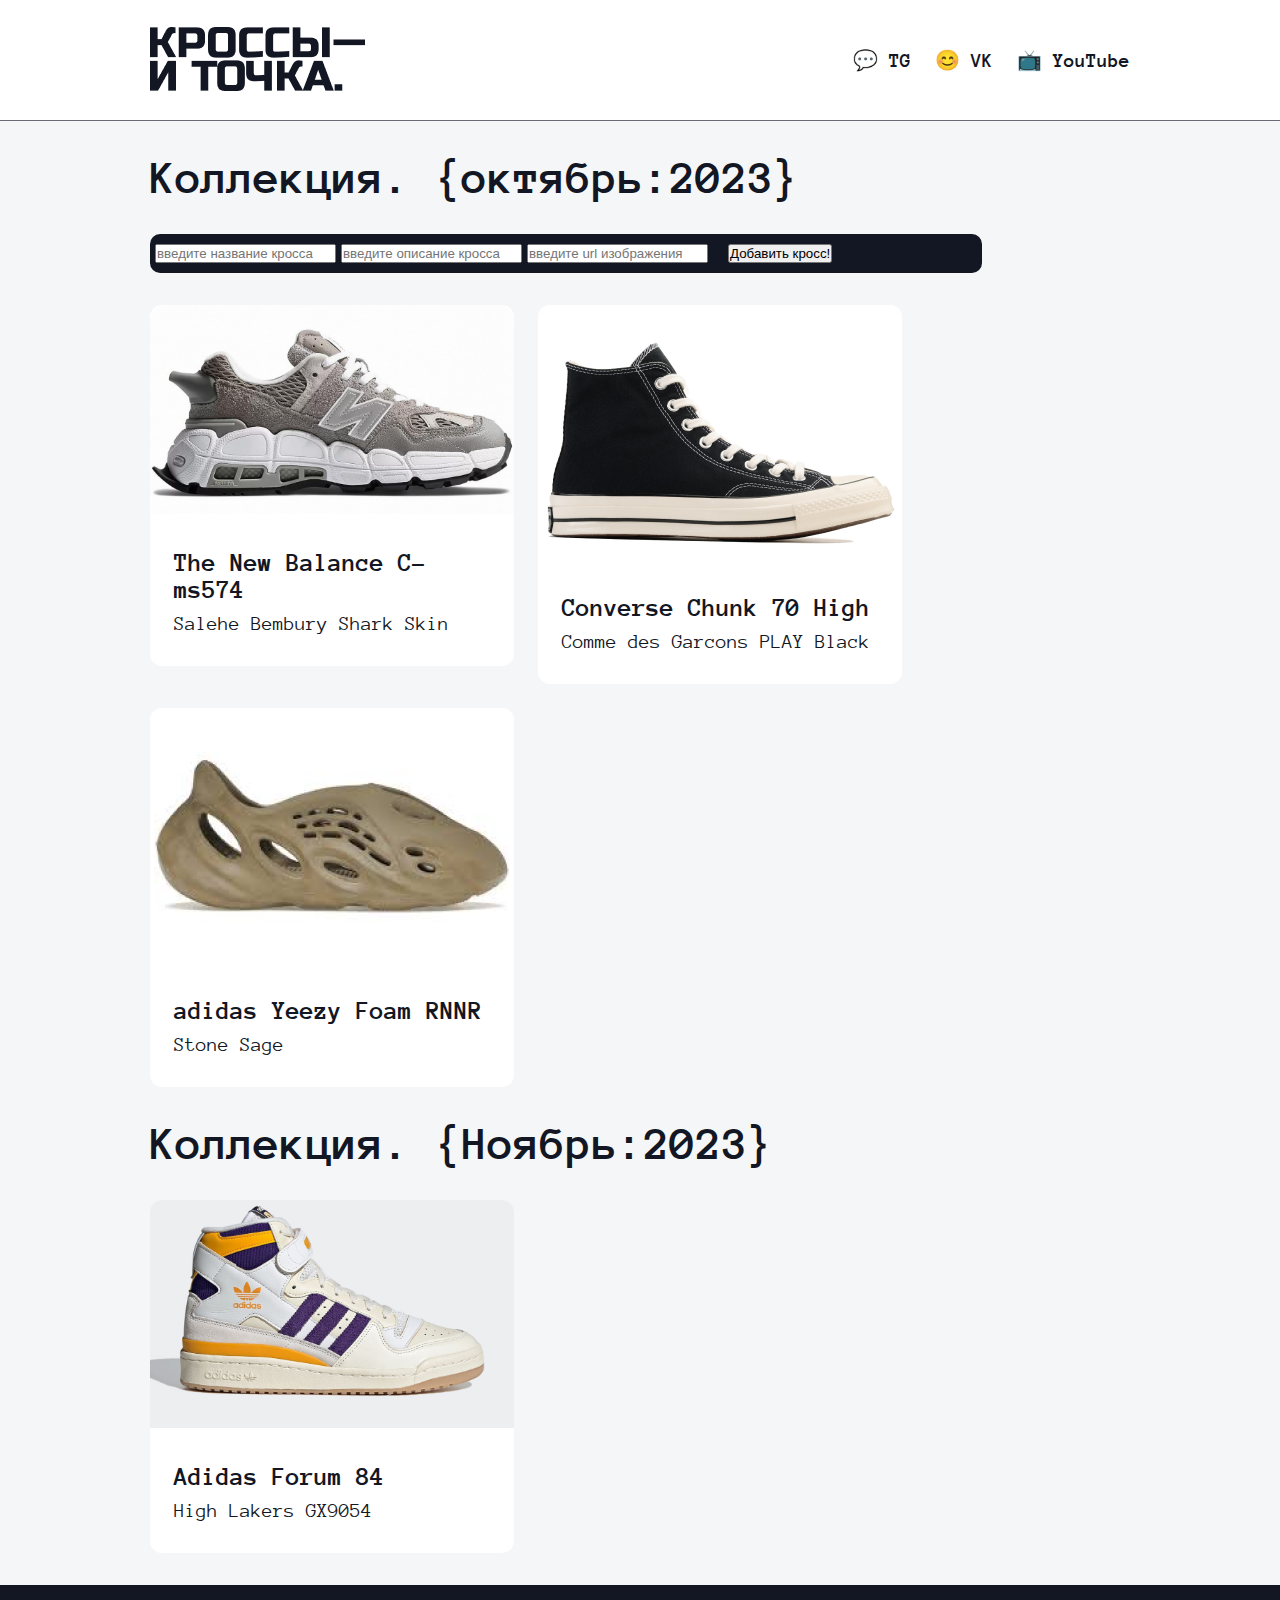
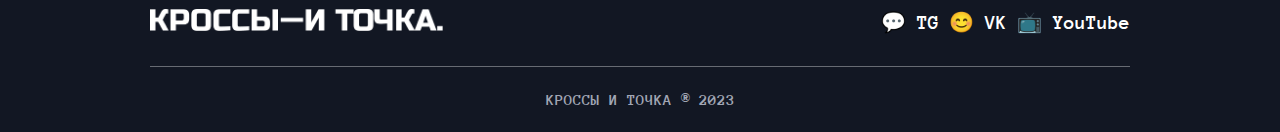
<file: Index.html>
<!-- Сайт по тягам -->
<!DOCTYPE html>
<html lang="RU">
    <head>
        <meta charset="UTF-8">
        <meta name="viewport" content="width=device-width, initial-scale=1.0" />
        <link rel="stylesheet" href="style.css">
    </head>

    <body>

        <header class="header">
            <div class="container header__container">
                <li>
                    <a href="index.html">
                        <img src="DarkLogo.png" alt="logo">
                    </a>
                </li>
                <div class="right__side__header">
                    <div class="links">
                        <ul class="links_ul">
                            <li>
                                <a href="https://t.me/gracefulDeer">💬 TG</a>                    
                            </li>
                            <li>
                                <a href="https://vk.com/gracefuldeer">😊 VK</a>
                            </li>
                            <li>
                                <a href="https://www.youtube.com/channel/UCjGvmzpHbd8Qsb2EIKTJWJg">📺 YouTube</a>
                            </li>
                            
                        </ul>
                    </div>            
                </div>
            </div>
        </header>

        <main>
            <div class="container main__container">
                <h1>Коллекция. {октябрь:2023}</h1>
                <div class="Input_container container">
                    <div class="Input_windows">
                        <div class="Input_window">
                            <input type="text" id="crossName" class="crossName" placeholder="введите название кросса">
                        </div>
                        <div class="Input_window">
                            <input type="text" id="crossDescription" class="crossDescription" placeholder="введите описание кросса">
                        </div>
                        <div class="Input_window">
                            <input type="text" id="crossImage" class="crossImage" placeholder="введите url изображения">
                        </div>
                    </div>
                    <div class="Input_button">
                        <button id="addButton" class="addButton">Добавить кросс!</button>
                    </div>
                </div>
                <div class="sneakers" id="sneakers">
                </div>
                <h1>Коллекция. {Ноябрь:2023}</h1>
                <div class="sneakers">
                    <a href="Cross_n_4.html">
                        <div class="sneaker sneaker_animation">
                            <img src="adidas-Forum-84-High-Lakers-GX9054.jpg" class="sneaker__image" alt="none">
                            <div class="sneaker__info">
                                <div class="sneaker__title">
                                    Adidas Forum 84
                                </div>
                                <div class="sneaker__description">
                                    High Lakers GX9054
                                </div>
                            </div>
                        </div>
                    </a>
                </div>
            </div>
        </main>
        <footer class="footer">
            <div class="container footer__container">
                <div class="footer__top">
                    <li>
                        <a href="index.html">
                            <img src="White logo.png" class="logo__footer">
                        </a>
                    </li>
                    <div class="links">
                        <ul class="links__footer">
                            <li>
                                <a href="https://t.me/gracefulDeer">💬 TG</a>                    
                            </li>
                            <li>
                                <a href="https://vk.com/gracefuldeer">😊 VK</a>
                            </li>
                            <li>
                                <a href="https://www.youtube.com/channel/UCjGvmzpHbd8Qsb2EIKTJWJg">📺 YouTube</a>
                            </li>
                        </ul>
                    </div>
                </div>
                <div class="footer__bottom">
                    <div class="bottom__line"></div>
                    <div class="bottom__text">
                        КРОССЫ И ТОЧКА ® 2023
                    </div>
                </div>
            </div>
        </footer>
        <script src="script.js"></script>
    </body>
</html>
</file>
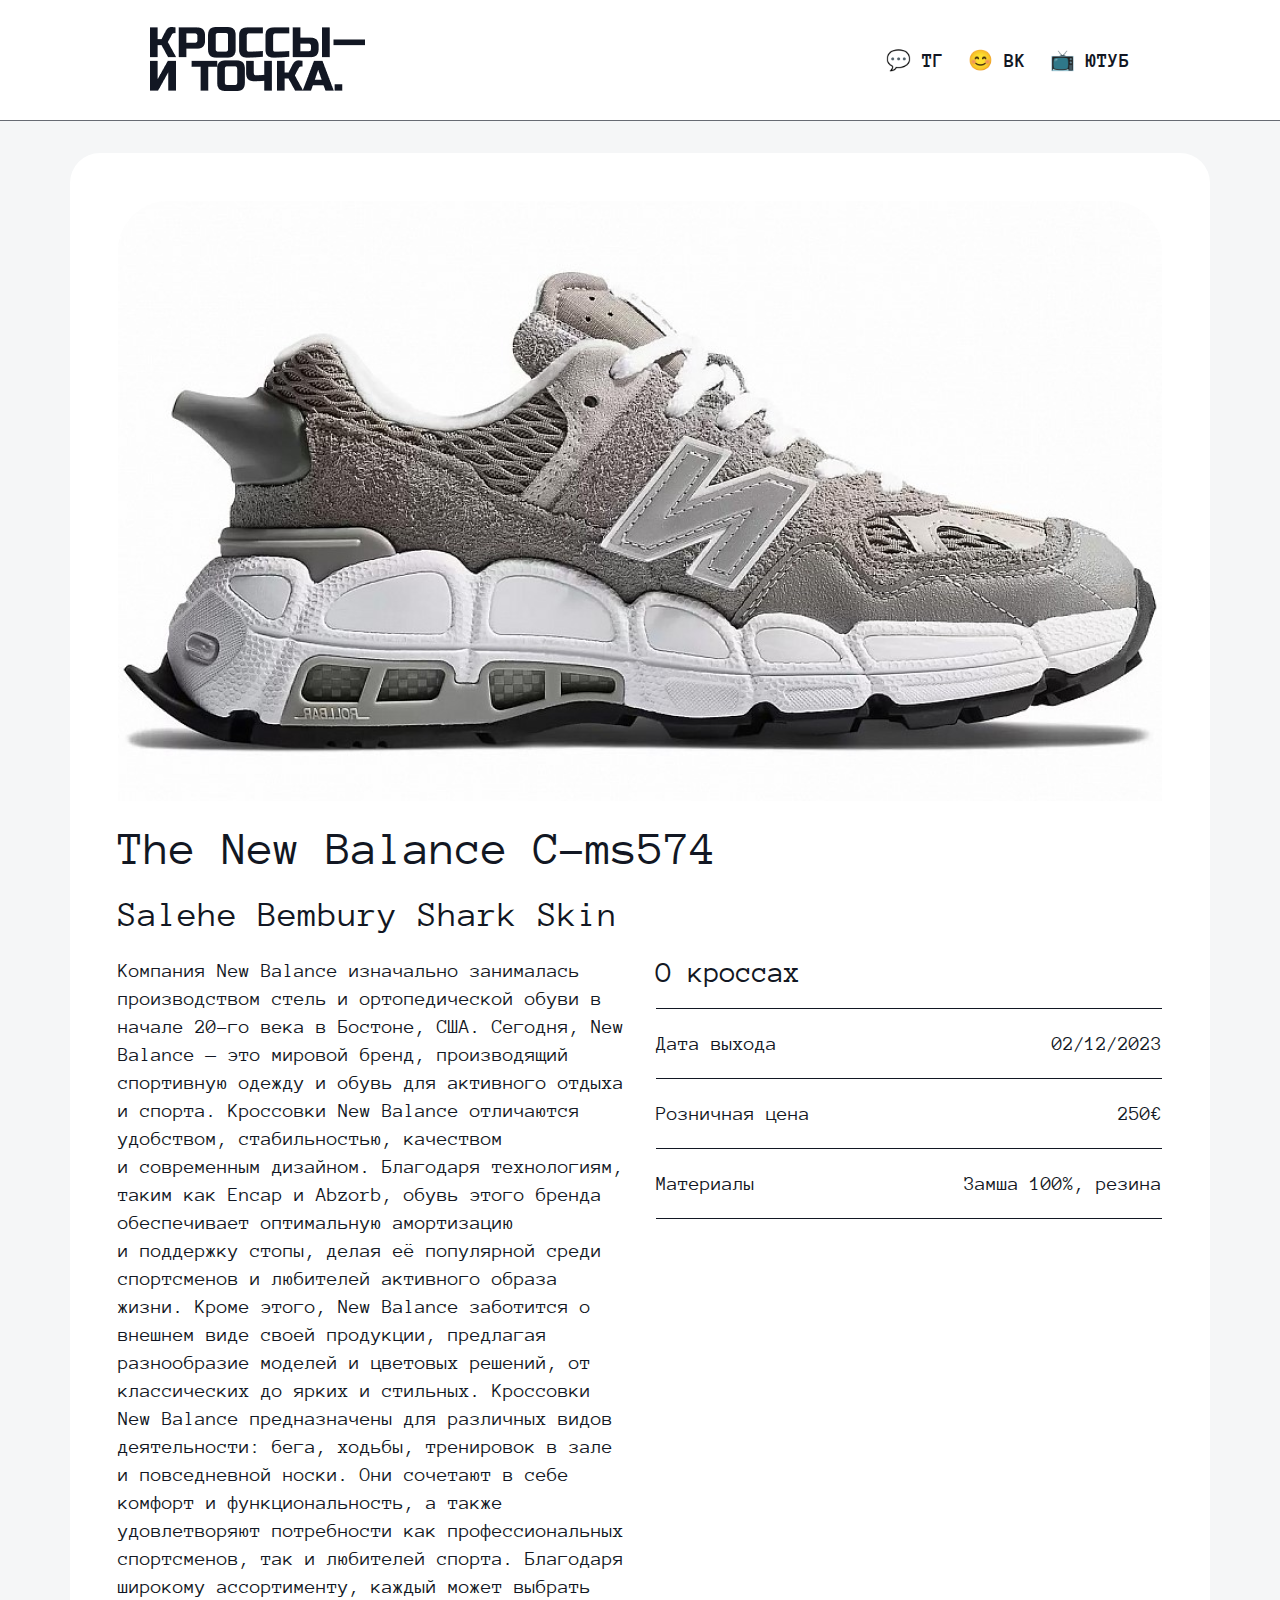
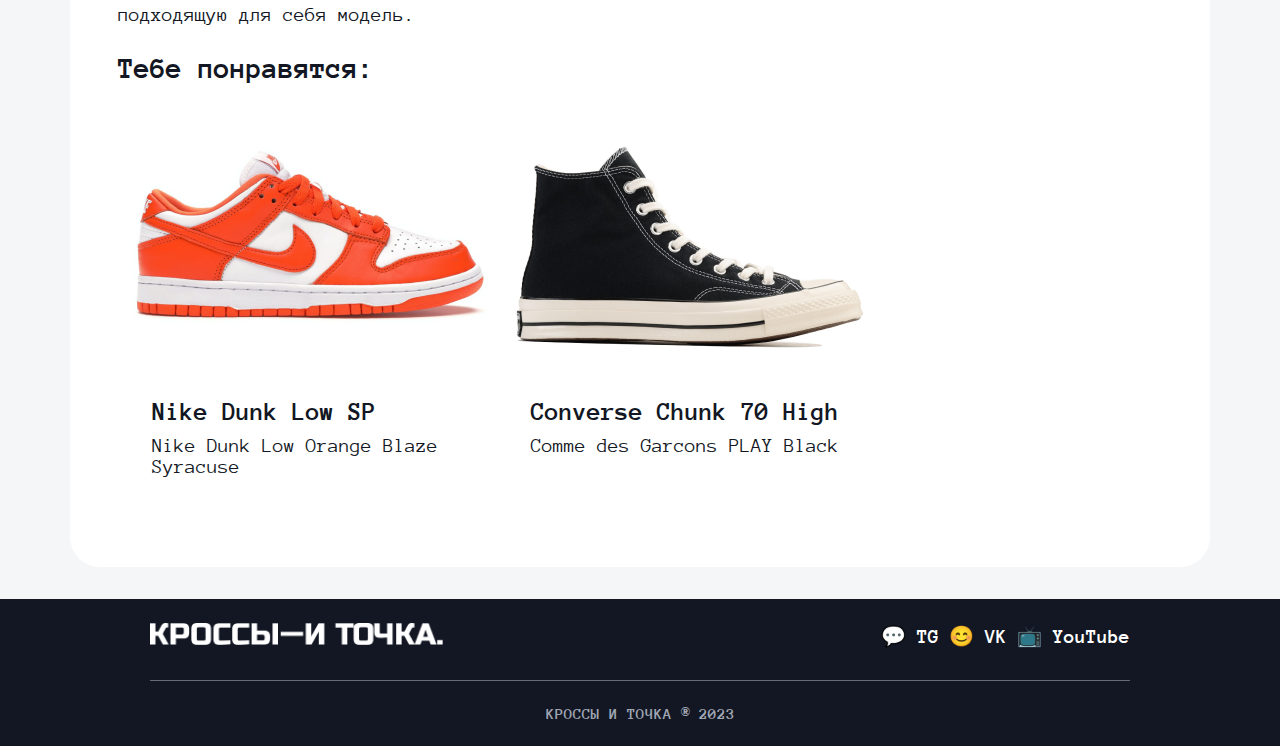
<file: Cross_n_1.html>
<!DOCTYPE html>
<html lang="RU">
    <head>
        <meta charset="UTF-8">
        <meta name="viewport" content="width=device-width, initial-scale=1.0" />
        <link rel="stylesheet" href="style_for_cross_page.css">
    </head>

    <body>
        <header class="header">
            <div class="container header__container">
                <li>
                    <a href="index.html">
                        <img src="DarkLogo.png" alt="logo">
                    </a>
                </li>
                <div class="right__side__header">
                    <div class="links">
                        <ul class="links_ul">
                            <li>
                                <a href="https://t.me/gracefulDeer">💬 ТГ</a>                    
                            </li>
                            <li>
                                <a href="https://vk.com/gracefuldeer">😊 ВК</a>
                            </li>
                            <li>
                                <a href="https://www.youtube.com/channel/UCjGvmzpHbd8Qsb2EIKTJWJg">📺 ЮТУБ</a>
                            </li>
                            
                        </ul>
                    </div>
                </div>
            </div>
        </header>
        <main>
            <div class="container main__container">
                <div class="sneaker__big">
                    <img src="sneaker-big__img_NB_C_MS_574.png" class="cross_img" alt="New Balance">
                    <div class="sneaker-big__info">
                        <div class="sneaker-big__title">The New Balance C-ms574</div>
                        <div class="sneaker-big__subtitle">Salehe Bembury Shark Skin</div>
                        <div class="additional__info">
                            <div class="sneaker-big__text">Компания New Balance изначально занималась производством стель и ортопедической обуви в начале
                                20-го века в Бостоне, США. Сегодня, New Balance — это мировой бренд, производящий спортивную одежду и обувь для активного отдыха и спорта. Кроссовки New Balance отличаются удобством, стабильностью, качеством и современным дизайном.
                                
                                Благодаря технологиям, таким как Encap и Abzorb, обувь этого бренда обеспечивает оптимальную амортизацию и поддержку стопы, делая её популярной среди спортсменов и любителей активного образа жизни. Кроме этого, New Balance заботится о внешнем виде своей продукции, предлагая разнообразие моделей и цветовых решений, от классических до ярких и стильных.
                                
                                Кроссовки New Balance предназначены для различных видов деятельности: бега, ходьбы, тренировок в зале и повседневной носки. Они сочетают в себе комфорт и функциональность, а также удовлетворяют потребности как профессиональных спортсменов, так и любителей спорта. Благодаря широкому ассортименту, каждый может выбрать подходящую для себя модель.</div>
                            <div class="sneaker-big__paramethers">
                                <div class="sneaker__big-paramethers-header">
                                    <div class="sneaker-big__paramethers-title">О кроссах</div>
                                    <div class="sneaker-big__parameters-line"></div>    <!--underline, keep empty-->
                                </div>
                                <div class="sneaker-big__parameter">
                                    <div class="sneaker-big__parameter-info">
                                        <div class="sneaker-big__parameter-title">Дата выхода</div>
                                        <div class="sneaker-big__parameter-value">02/12/2023</div>
                                    </div>
                                    <div class="sneaker-big__parameters-line"></div>    <!--underline, keep empty-->
                                </div>
                                <div class="sneaker-big__parameter">
                                    <div class="sneaker-big__parameter-info">
                                        <div class="sneaker-big__parameter-title">Розничная цена</div>
                                        <div class="sneaker-big__parameter-value">250€</div>
                                    </div>
                                    <div class="sneaker-big__parameters-line"></div>    <!--underline, keep empty-->
                                </div>
                                <div class="sneaker-big__parameter">
                                    <div class="sneaker-big__parameter-info">
                                        <div class="sneaker-big__parameter-title">Материалы</div>
                                        <div class="sneaker-big__parameter-value">Замша 100%, резина</div>
                                    </div>
                                    <div class="sneaker-big__parameters-line"></div>    <!--underline, keep empty-->
                                </div>
                            </div>
                        </div>
                    </div>
                    <div class="You__will__like__it__container">
                        <div class="You__will__like__it__text"> Тебе понравятся: </div>
                        <div class="You__will__like__it__container__selection">
                            <a href="Cross_n_2.html">
                                <div class="sneaker sneaker_animation">
                                    <img src="Nike Dunk Low SP.png" class="sneaker__image" alt="none">
                                    <div class="sneaker__info">
                                        <div class="sneaker__title">
                                            Nike Dunk Low SP
                                        </div>
                                        <div class="sneaker__description">
                                            Nike Dunk Low Orange Blaze Syracuse
                                        </div>
                                    </div>
                                </div>
                            </a>
                            <a href="Cross_n_3.html">
                                <div class="sneaker sneaker_animation">
                                    <img src="Converse Chuck 70 High.png" class="sneaker__image" alt="none">
                                    <div class="sneaker__info">
                                        <div class="sneaker__title">
                                            Converse Chunk 70 High
                                        </div>
                                        <div class="sneaker__description">
                                            Comme des Garcons PLAY Black
                                        </div>
                                    </div>
                                </div>
                            </a>
                        </div>
                    </div>
                </div>
            </div>
        </main>
        <footer class="footer">
            <div class="container footer__container">
                <div class="footer__top">
                    <li>
                        <a href="index.html">
                            <img src="White logo.png" class="logo__footer">
                        </a>
                    </li>
                    <div class="links">
                        <ul class="links__footer">
                            <li>
                                <a href="https://t.me/gracefulDeer">💬 TG</a>                    
                            </li>
                            <li>
                                <a href="https://vk.com/gracefuldeer">😊 VK</a>
                            </li>
                            <li>
                                <a href="https://www.youtube.com/channel/UCjGvmzpHbd8Qsb2EIKTJWJg">📺 YouTube</a>
                            </li>
                        </ul>
                    </div>
                </div>
                <div class="footer__bottom">
                    <div class="bottom__line"></div>
                    <div class="bottom__text">
                        КРОССЫ И ТОЧКА ® 2023
                    </div>
                </div>
            </div>
        </footer>
    </body>
</html>
</file>
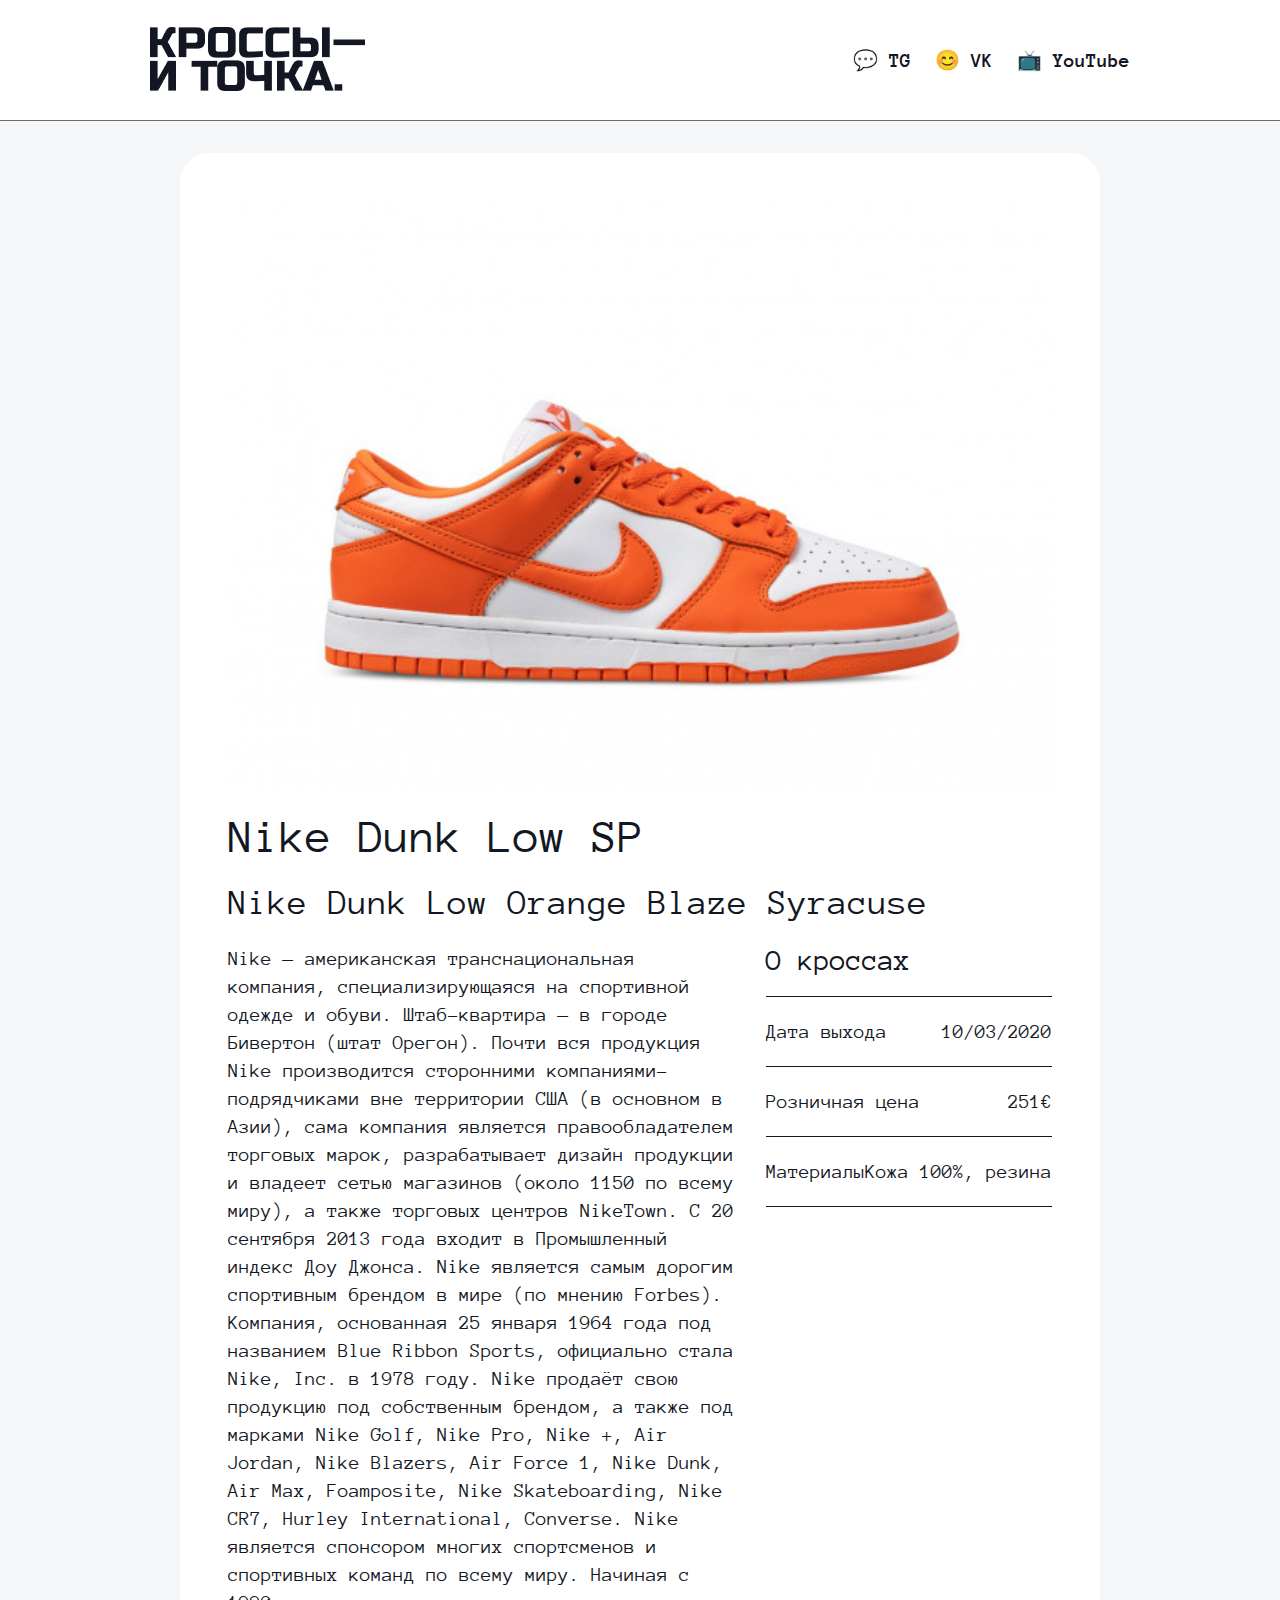
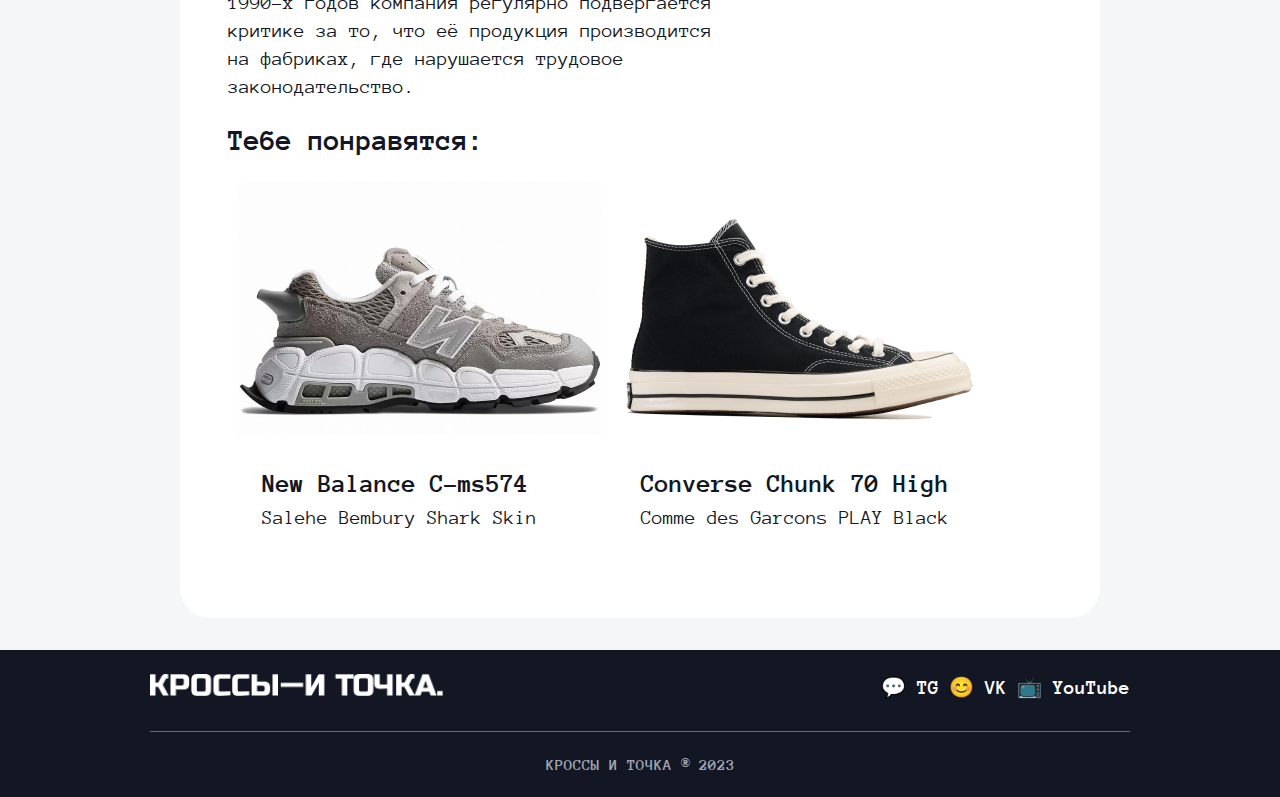
<file: Cross_n_2.html>
<!DOCTYPE html>
<html lang="RU">
    <head>
        <meta charset="UTF-8">
        <meta name="viewport" content="width=device-width, initial-scale=1.0" />
        <link rel="stylesheet" href="style_for_cross_page.css">
    </head>

    <body>
        <header class="header">
            <div class="container header__container">
                <li>
                    <a href="index.html">
                        <img src="DarkLogo.png" alt="logo">
                    </a>
                </li>
                <div class="right__side__header">
                    <div class="links">
                        <ul class="links_ul">
                            <li>
                                <a href="https://t.me/gracefulDeer">💬 TG</a>                    
                            </li>
                            <li>
                                <a href="https://vk.com/gracefuldeer">😊 VK</a>
                            </li>
                            <li>
                                <a href="https://www.youtube.com/channel/UCjGvmzpHbd8Qsb2EIKTJWJg">📺 YouTube</a>
                            </li>
                            
                        </ul>
                    </div> 
                </div>
            </div>
        </header>
        <main>
            <div class="container main__container">
                <div class="sneaker__big">
                    <img src="Nike Dunk_preview.png" class="cross_img" alt="New Balance">
                    <div class="sneaker-big__info">
                        <div class="sneaker-big__title">Nike Dunk Low SP</div>
                        <div class="sneaker-big__subtitle">Nike Dunk Low Orange Blaze Syracuse</div>
                        <div class="additional__info">
                            <div class="sneaker-big__text">Nike — американская транснациональная компания, специализирующаяся на спортивной одежде и обуви. Штаб-квартира — в городе Бивертон (штат Орегон).

                                Почти вся продукция Nike производится сторонними компаниями-подрядчиками вне территории США (в основном в Азии), сама компания является правообладателем торговых марок, разрабатывает дизайн продукции и владеет сетью магазинов (около 1150 по всему миру), а также торговых центров NikeTown. С 20 сентября 2013 года входит в Промышленный индекс Доу Джонса. Nike является самым дорогим спортивным брендом в мире (по мнению Forbes).
                                
                                Компания, основанная 25 января 1964 года под названием Blue Ribbon Sports, официально стала Nike, Inc. в 1978 году. Nike продаёт свою продукцию под собственным брендом, а также под марками Nike Golf, Nike Pro, Nike +, Air Jordan, Nike Blazers, Air Force 1, Nike Dunk, Air Max, Foamposite, Nike Skateboarding, Nike CR7, Hurley International, Converse. Nike является спонсором многих спортсменов и спортивных команд по всему миру. Начиная с 1990-х годов компания регулярно подвергается критике за то, что её продукция производится на фабриках, где нарушается трудовое законодательство.</div>
                            <div class="sneaker-big__paramethers">
                                <div class="sneaker__big-paramethers-header">
                                    <div class="sneaker-big__paramethers-title">О кроссах</div>
                                    <div class="sneaker-big__parameters-line"></div>    <!--underline, keep empty-->
                                </div>
                                <div class="sneaker-big__parameter">
                                    <div class="sneaker-big__parameter-info">
                                        <div class="sneaker-big__parameter-title">Дата выхода</div>
                                        <div class="sneaker-big__parameter-value">10/03/2020</div>
                                    </div>
                                    <div class="sneaker-big__parameters-line"></div>    <!--underline, keep empty-->
                                </div>
                                <div class="sneaker-big__parameter">
                                    <div class="sneaker-big__parameter-info">
                                        <div class="sneaker-big__parameter-title">Розничная цена</div>
                                        <div class="sneaker-big__parameter-value">251€</div>
                                    </div>
                                    <div class="sneaker-big__parameters-line"></div>    <!--underline, keep empty-->
                                </div>
                                <div class="sneaker-big__parameter">
                                    <div class="sneaker-big__parameter-info">
                                        <div class="sneaker-big__parameter-title">Материалы</div>
                                        <div class="sneaker-big__parameter-value">Кожа 100%, резина</div>
                                    </div>
                                    <div class="sneaker-big__parameters-line"></div>    <!--underline, keep empty-->
                                </div>
                            </div>
                        </div>
                    </div>
                    <div class="You__will__like__it__container">
                        <div class="You__will__like__it__text"> Тебе понравятся: </div>
                        <div class="You__will__like__it__container__selection">
                            <a href="Cross_n_1.html">
                                <div class="sneaker sneaker_animation">
                                    <img src="New Balance C-ms574.png" class="sneaker__image" alt="none">
                                    <div class="sneaker__info">
                                        <div class="sneaker__title">
                                            New Balance C-ms574
                                        </div>
                                        <div class="sneaker__description">
                                            Salehe Bembury Shark Skin
                                        </div>
                                    </div>
                                </div>
                            </a>
                            <a href="Cross_n_3.html">
                                <div class="sneaker sneaker_animation">
                                    <img src="Converse Chuck 70 High.png" class="sneaker__image" alt="none">
                                    <div class="sneaker__info">
                                        <div class="sneaker__title">
                                            Converse Chunk 70 High
                                        </div>
                                        <div class="sneaker__description">
                                            Comme des Garcons PLAY Black
                                        </div>
                                    </div>
                                </div>
                            </a>
                        </div>
                    </div>
                </div>
            </div>
        </main>
        <footer class="footer">
            <div class="container footer__container">
                <div class="footer__top">
                    <li>
                        <a href="index.html">
                            <img src="White logo.png" class="logo__footer">
                        </a>
                    </li>
                    <div class="links">
                        <ul class="links__footer">
                            <li>
                                <a href="https://t.me/gracefulDeer">💬 TG</a>                    
                            </li>
                            <li>
                                <a href="https://vk.com/gracefuldeer">😊 VK</a>
                            </li>
                            <li>
                                <a href="https://www.youtube.com/channel/UCjGvmzpHbd8Qsb2EIKTJWJg">📺 YouTube</a>
                            </li>
                        </ul>
                    </div>
                </div>
                <div class="footer__bottom">
                    <div class="bottom__line"></div>
                    <div class="bottom__text">
                        КРОССЫ И ТОЧКА ® 2023
                    </div>
                </div>
            </div>
        </footer>
    </body>
</html>
</file>
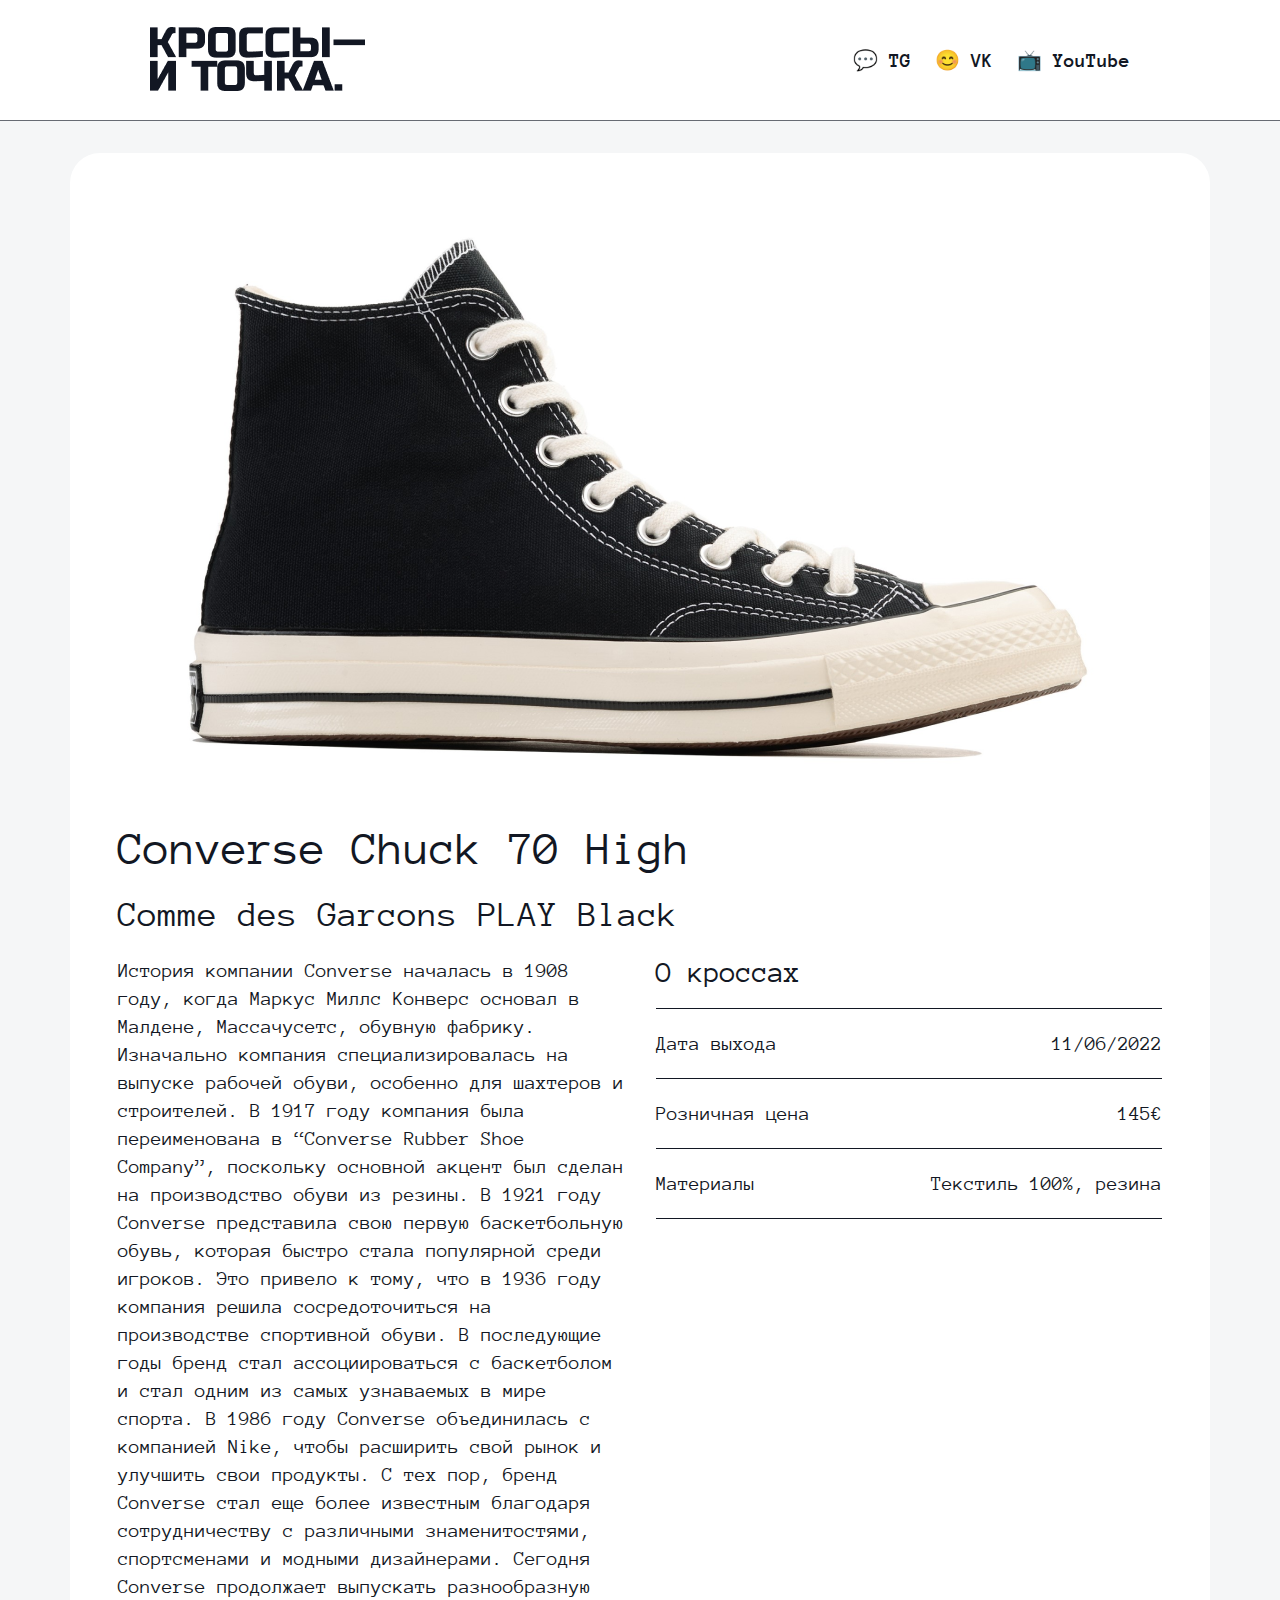
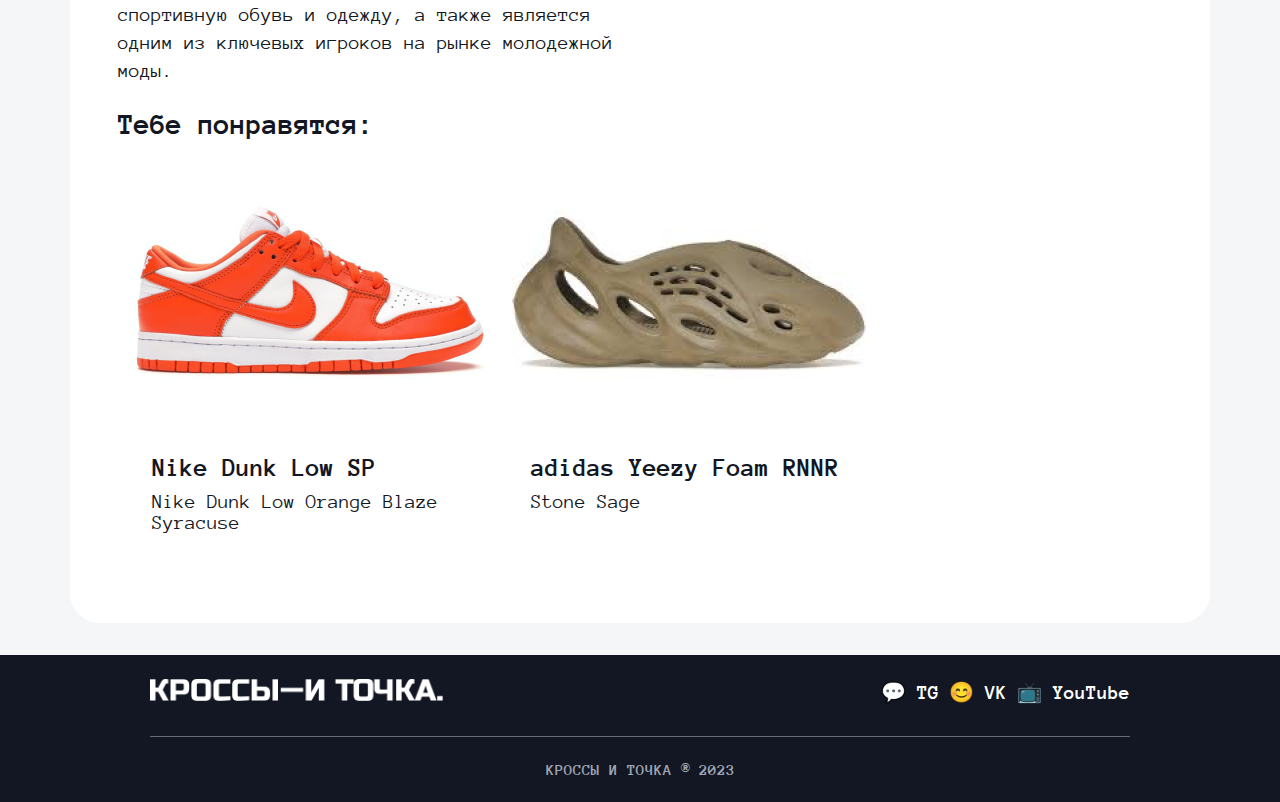
<file: Cross_n_3.html>
<!DOCTYPE html>
<html lang="RU">
    <head>
        <meta charset="UTF-8">
        <meta name="viewport" content="width=device-width, initial-scale=1.0" />
        <link rel="stylesheet" href="style_for_cross_page.css">
    </head>

    <body>
        <header class="header">
            <div class="container header__container">
                <li>
                    <a href="index.html">
                        <img src="DarkLogo.png" alt="logo">
                    </a>
                </li>
                <div class="right__side__header">
                    <div class="links">
                        <ul class="links_ul">
                            <li>
                                <a href="https://t.me/gracefulDeer">💬 TG</a>                    
                            </li>
                            <li>
                                <a href="https://vk.com/gracefuldeer">😊 VK</a>
                            </li>
                            <li>
                                <a href="https://www.youtube.com/channel/UCjGvmzpHbd8Qsb2EIKTJWJg">📺 YouTube</a>
                            </li>
                            
                        </ul>
                    </div>
                </div>
            </div>
        </header>
        <main>
            <div class="container main__container">
                <div class="sneaker__big">
                    <img src="Converse_chunk_70_preview.png" class="cross_img" alt="New Balance">
                    <div class="sneaker-big__info">
                        <div class="sneaker-big__title">Converse Chuck 70 High</div>
                        <div class="sneaker-big__subtitle">Comme des Garcons PLAY Black</div>
                        <div class="additional__info">
                            <div class="sneaker-big__text">История компании Converse началась в 1908 году, когда Маркус Миллс Конверс основал в Малдене, Массачусетс, обувную фабрику. Изначально компания специализировалась на выпуске рабочей обуви, особенно для шахтеров и строителей. В 1917 году компания была переименована в “Converse Rubber Shoe Company”, поскольку основной акцент был сделан на производство обуви из резины.

                                В 1921 году Converse представила свою первую баскетбольную обувь, которая быстро стала популярной среди игроков. Это привело к тому, что в 1936 году компания решила сосредоточиться на производстве спортивной обуви. В последующие годы бренд стал ассоциироваться с баскетболом и стал одним из самых узнаваемых в мире спорта.
                                
                                В 1986 году Converse объединилась с компанией Nike, чтобы расширить свой рынок и улучшить свои продукты. С тех пор, бренд Converse стал еще более известным благодаря сотрудничеству с различными знаменитостями, спортсменами и модными дизайнерами. Сегодня Converse продолжает выпускать разнообразную спортивную обувь и одежду, а также является одним из ключевых игроков на рынке молодежной моды.</div>
                            <div class="sneaker-big__paramethers">
                                <div class="sneaker__big-paramethers-header">
                                    <div class="sneaker-big__paramethers-title">О кроссах</div>
                                    <div class="sneaker-big__parameters-line"></div>    <!--underline, keep empty-->
                                </div>
                                <div class="sneaker-big__parameter">
                                    <div class="sneaker-big__parameter-info">
                                        <div class="sneaker-big__parameter-title">Дата выхода</div>
                                        <div class="sneaker-big__parameter-value">11/06/2022</div>
                                    </div>
                                    <div class="sneaker-big__parameters-line"></div>    <!--underline, keep empty-->
                                </div>
                                <div class="sneaker-big__parameter">
                                    <div class="sneaker-big__parameter-info">
                                        <div class="sneaker-big__parameter-title">Розничная цена</div>
                                        <div class="sneaker-big__parameter-value">145€</div>
                                    </div>
                                    <div class="sneaker-big__parameters-line"></div>    <!--underline, keep empty-->
                                </div>
                                <div class="sneaker-big__parameter">
                                    <div class="sneaker-big__parameter-info">
                                        <div class="sneaker-big__parameter-title">Материалы</div>
                                        <div class="sneaker-big__parameter-value">Текстиль 100%, резина</div>
                                    </div>
                                    <div class="sneaker-big__parameters-line"></div>    <!--underline, keep empty-->
                                </div>
                            </div>
                        </div>
                    </div>
                    <div class="You__will__like__it__container">
                        <div class="You__will__like__it__text"> Тебе понравятся: </div>
                        <div class="You__will__like__it__container__selection">
                            <a href="Cross_n_2.html">
                                <div class="sneaker sneaker_animation">
                                    <img src="Nike Dunk Low SP.png" class="sneaker__image" alt="none">
                                    <div class="sneaker__info">
                                        <div class="sneaker__title">
                                            Nike Dunk Low SP
                                        </div>
                                        <div class="sneaker__description">
                                            Nike Dunk Low Orange Blaze Syracuse
                                        </div>
                                    </div>
                                </div>
                            </a>
                            <a href="404.html">
                                <div class="sneaker sneaker_animation">
                                    <img src="adidas Yeezy Foam RNNR.png" class="sneaker__image" alt="none">
                                    <div class="sneaker__info">
                                        <div class="sneaker__title">
                                            adidas Yeezy Foam RNNR
                                        </div>
                                        <div class="sneaker__description">
                                            Stone Sage
                                        </div>
                                    </div>
                                </div>
                            </a>
                        </div>
                    </div>
                </div>
            </div>
        </main>
        <footer class="footer">
            <div class="container footer__container">
                <div class="footer__top">
                    <li>
                        <a href="index.html">
                            <img src="White logo.png" class="logo__footer">
                        </a>
                    </li>
                    <div class="links">
                        <ul class="links__footer">
                            <li>
                                <a href="https://t.me/gracefulDeer">💬 TG</a>                    
                            </li>
                            <li>
                                <a href="https://vk.com/gracefuldeer">😊 VK</a>
                            </li>
                            <li>
                                <a href="https://www.youtube.com/channel/UCjGvmzpHbd8Qsb2EIKTJWJg">📺 YouTube</a>
                            </li>
                        </ul>
                    </div>
                </div>
                <div class="footer__bottom">
                    <div class="bottom__line"></div>
                    <div class="bottom__text">
                        КРОССЫ И ТОЧКА ® 2023
                    </div>
                </div>
            </div>
        </footer>
    </body>
</html>
</file>
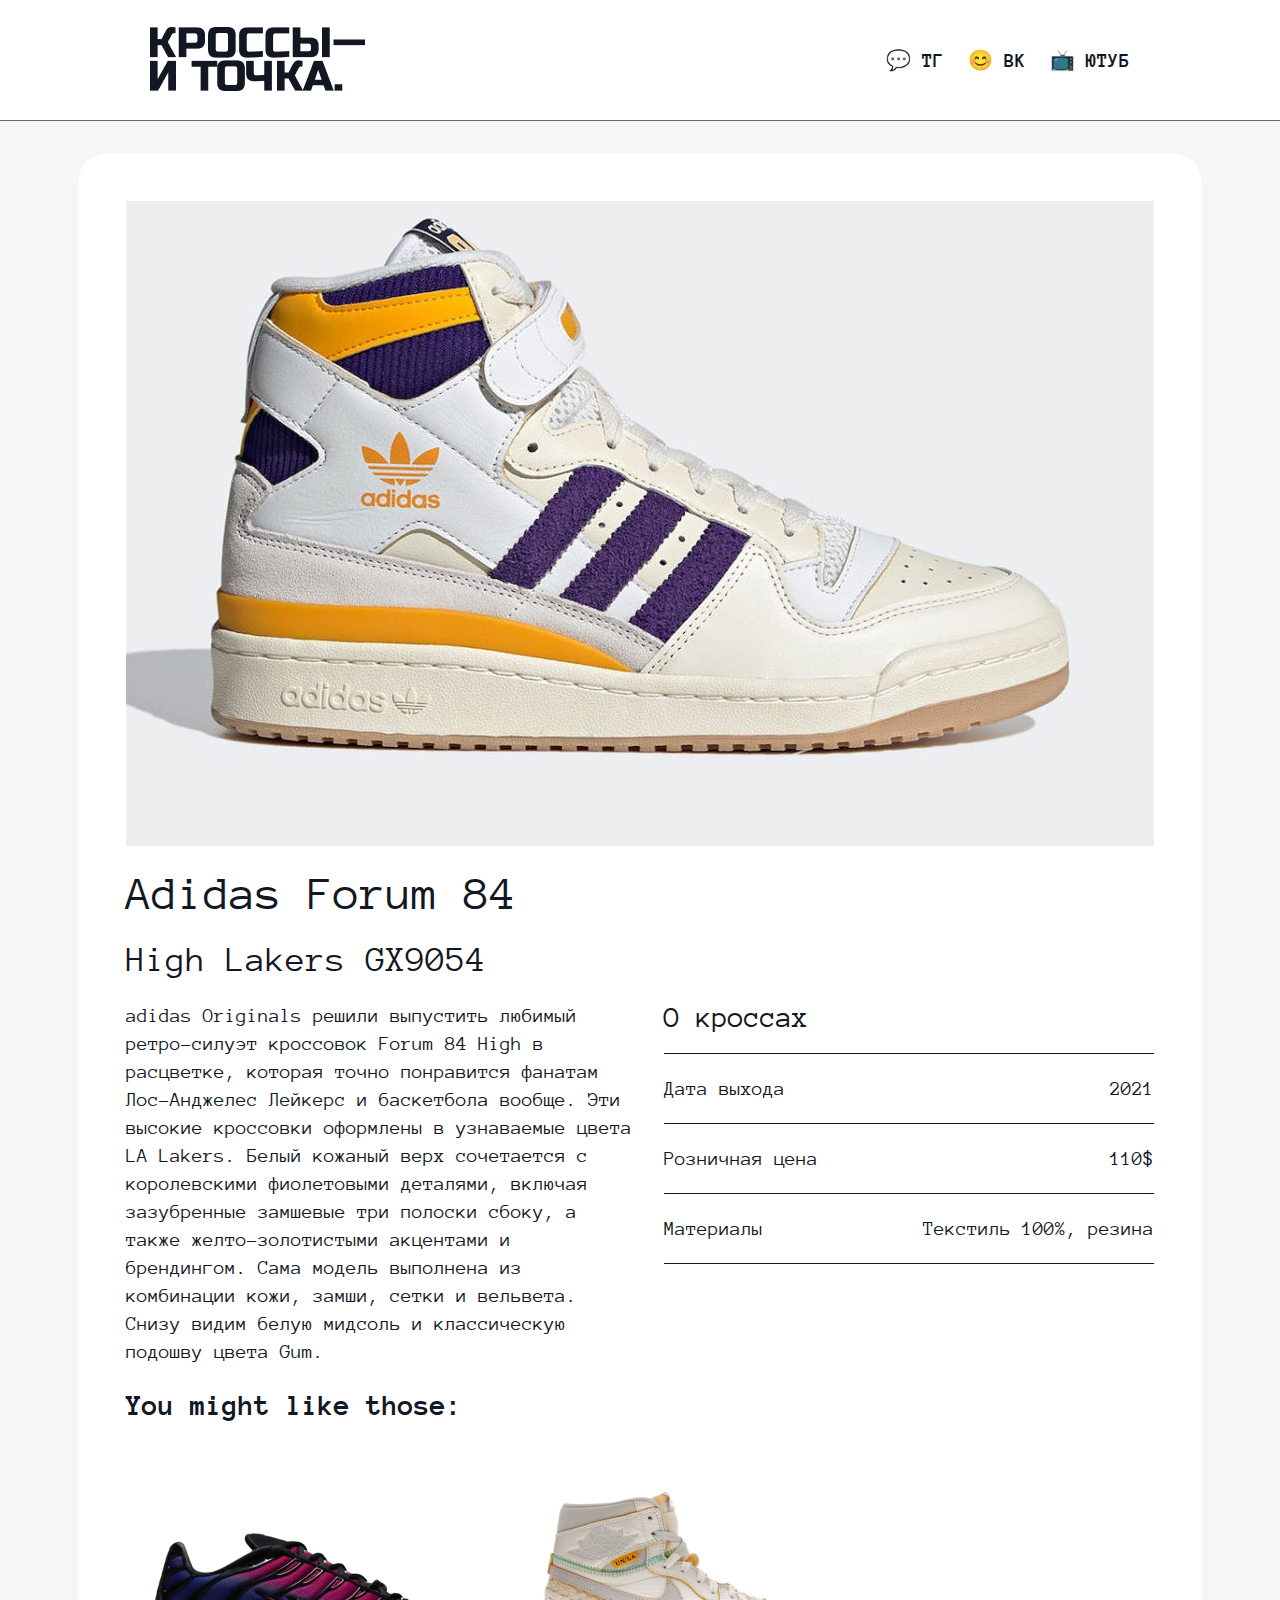
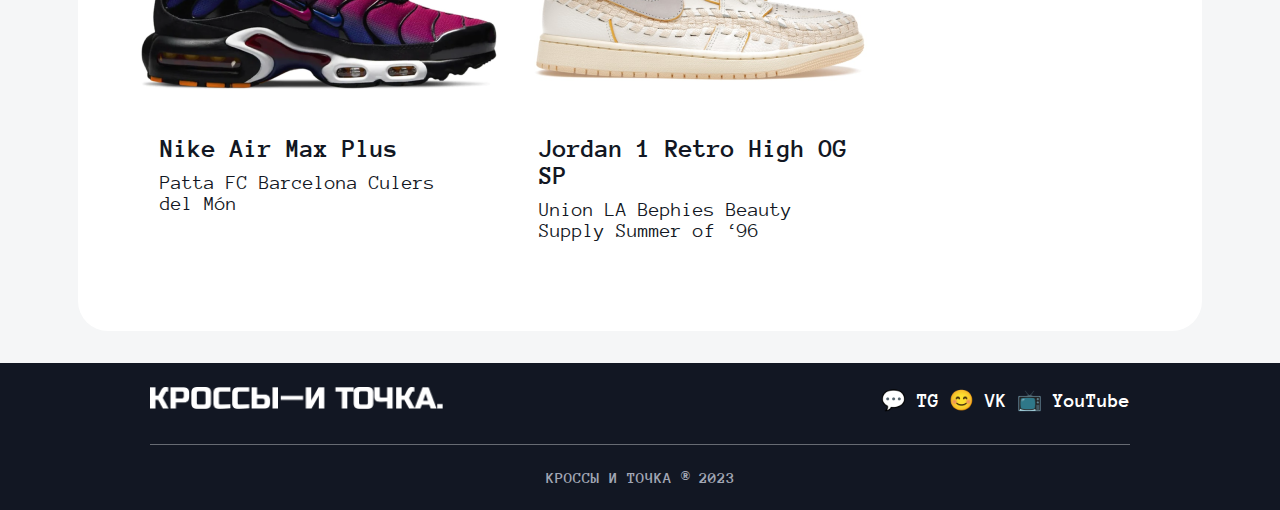
<file: Cross_n_4.html>
<!DOCTYPE html>
<html lang="RU">
    <head>
        <meta charset="UTF-8">
        <meta name="viewport" content="width=device-width, initial-scale=1.0" />
        <link rel="stylesheet" href="style_for_cross_page.css">
    </head>

    <body>
        <header class="header">
            <div class="container header__container">
                <li>
                    <a href="index.html">
                        <img src="DarkLogo.png" alt="logo">
                    </a>
                </li>
                <div class="right__side__header">
                    <div class="links">
                        <ul class="links_ul">
                            <li>
                                <a href="https://t.me/gracefulDeer">💬 ТГ</a>                    
                            </li>
                            <li>
                                <a href="https://vk.com/gracefuldeer">😊 ВК</a>
                            </li>
                            <li>
                                <a href="https://www.youtube.com/channel/UCjGvmzpHbd8Qsb2EIKTJWJg">📺 ЮТУБ</a>
                            </li>
                            
                        </ul>
                    </div>
                </div>
            </div>
        </header>
        <main>
            <div class="container main__container">
                <div class="sneaker__big">
                    <img src="adidas-Forum-84-High-Lakers-GX9054.jpg" class="cross_img" alt="New Balance">
                    <div class="sneaker-big__info">
                        <div class="sneaker-big__title">Adidas Forum 84</div>
                        <div class="sneaker-big__subtitle">High Lakers GX9054</div>
                        <div class="additional__info">
                            <div class="sneaker-big__text">adidas Originals решили выпустить любимый ретро-силуэт кроссовок Forum 84 High в расцветке, которая точно понравится фанатам Лос-Анджелес Лейкерс и баскетбола вообще.

                                Эти высокие кроссовки оформлены в узнаваемые цвета LA Lakers. Белый кожаный верх сочетается с королевскими фиолетовыми деталями, включая зазубренные замшевые три полоски сбоку, а также желто-золотистыми акцентами и брендингом. Сама модель выполнена из комбинации кожи, замши, сетки и вельвета. Снизу видим белую мидсоль и классическую подошву цвета Gum.</div>
                            <div class="sneaker-big__paramethers">
                                <div class="sneaker__big-paramethers-header">
                                    <div class="sneaker-big__paramethers-title">О кроссах</div>
                                    <div class="sneaker-big__parameters-line"></div>    <!--underline, keep empty-->
                                </div>
                                <div class="sneaker-big__parameter">
                                    <div class="sneaker-big__parameter-info">
                                        <div class="sneaker-big__parameter-title">Дата выхода</div>
                                        <div class="sneaker-big__parameter-value">2021</div>
                                    </div>
                                    <div class="sneaker-big__parameters-line"></div>    <!--underline, keep empty-->
                                </div>
                                <div class="sneaker-big__parameter">
                                    <div class="sneaker-big__parameter-info">
                                        <div class="sneaker-big__parameter-title">Розничная цена</div>
                                        <div class="sneaker-big__parameter-value">110$</div>
                                    </div>
                                    <div class="sneaker-big__parameters-line"></div>    <!--underline, keep empty-->
                                </div>
                                <div class="sneaker-big__parameter">
                                    <div class="sneaker-big__parameter-info">
                                        <div class="sneaker-big__parameter-title">Материалы</div>
                                        <div class="sneaker-big__parameter-value">Текстиль 100%, резина</div>
                                    </div>
                                    <div class="sneaker-big__parameters-line"></div>    <!--underline, keep empty-->
                                </div>
                            </div>
                        </div>
                    </div>
                    <div class="You__will__like__it__container">
                        <div class="You__will__like__it__text"> You might like those: </div>
                        <div class="You__will__like__it__container__selection">
                            <a href="404.html">
                                <div class="sneaker sneaker_animation">
                                    <img src="Nike Air Max Plus.png" class="sneaker__image" alt="none">
                                    <div class="sneaker__info">
                                        <div class="sneaker__title">
                                            Nike Air Max Plus
                                        </div>
                                        <div class="sneaker__description">
                                            Patta FC Barcelona Culers del Món
                                        </div>
                                    </div>
                                </div>
                            </a>
                            <a href="404.html">
                                <div class="sneaker sneaker_animation">
                                    <img src="Jordan 1 Retro High OG SP.png" class="sneaker__image" alt="none">
                                    <div class="sneaker__info">
                                        <div class="sneaker__title">
                                            Jordan 1 Retro High OG SP
                                        </div>
                                        <div class="sneaker__description">
                                            Union LA Bephies Beauty Supply Summer of ‘96
                                        </div>
                                    </div>
                                </div>
                            </a>
                        </div>
                    </div>
                </div>
            </div>
        </main>
        <footer class="footer">
            <div class="container footer__container">
                <div class="footer__top">
                    <li>
                        <a href="index.html">
                            <img src="White logo.png" class="logo__footer">
                        </a>
                    </li>
                    <div class="links">
                        <ul class="links__footer">
                            <li>
                                <a href="https://t.me/gracefulDeer">💬 TG</a>                    
                            </li>
                            <li>
                                <a href="https://vk.com/gracefuldeer">😊 VK</a>
                            </li>
                            <li>
                                <a href="https://www.youtube.com/channel/UCjGvmzpHbd8Qsb2EIKTJWJg">📺 YouTube</a>
                            </li>
                        </ul>
                    </div>
                </div>
                <div class="footer__bottom">
                    <div class="bottom__line"></div>
                    <div class="bottom__text">
                        КРОССЫ И ТОЧКА ® 2023
                    </div>
                </div>
            </div>
        </footer>
    </body>
</html>
</file>
<file: style.css>
@import url('https://fonts.googleapis.com/css2?family=Anonymous+Pro:wght@400;700&display=swap');

* {
    margin: 0;
    box-sizing: border-box;
    padding: 0;
}

body{
    font-family: 'Anonymous Pro', monospace;
    color: #121723;
}

.header{
    background-color: white;
    border-bottom: 1px solid #676B73;
}

.container {
    max-width: 1440px;
    margin-left: auto;
    margin-right: auto;
    padding-left:150px;
    padding-right: 150px;
}

.right__side__header{
    display: flex;
    padding-top: 24px;
    padding-bottom: 24px;
    justify-content: space-between;
    align-items: center;
    list-style-type:none ;
    gap: 24px;
}

.language__container{
    display: flex;
    justify-content: center;
    align-items: center;
    color: #121723;
    font-family: 'Anonymous Pro', monospace;
    font-size: 20px;
    font-style: normal;
    font-weight: 700;
}


.header__container {
    display: flex;
    padding-top: 24px;
    padding-bottom: 24px;
    justify-content: space-between;
    align-items: center;
    list-style-type:none ;
}

.links{
    font-family: 'Anonymous Pro', monospace;
    color: #121723;
    display: flex;
    font-size: 20px;
    font-style: normal;
    font-weight: 700;
    line-height: normal;
}

.links_ul {
    display: flex;
    list-style-type:none;
    gap: 24px;
}

.Input_container{
    display: flex;
    padding-left: 5px;
    margin-left: 0px;
    gap: 20px;
    border-radius: 10px;
    background-color: #121723;
    overflow: hidden;
    padding-top: 10px;
    padding-bottom: 10px;

}

.Input_windows{
    display: flex;
    gap: 5px;
}

.Input_window{
    display: flex;
}

.Input_button{
    display: flex;
}

a {
    color: inherit;
    text-decoration: none;
}

main {
    background-color:#E6E8EC66;
}

h1{
    font-size: 48px;
    font-weight: 700;
}

.main__container {
    display: flex;
    flex-direction: column;
    gap: 32px;
    padding-top: 32px;
    padding-bottom: 32px;
}

.sneakers{
    display: flex;
    align-items: flex-start;
    align-content: flex-start;
    gap: 24px;
    align-self: stretch;/*Зачем?*/
    flex-wrap: wrap;
    list-style-type:none ;
}

.sneaker{
    border-radius: 12px;
    width: 364px;
    overflow: hidden;
    background-color: white;
}

.sneaker__image{
    width: 100%;
}

.sneaker_animation{
    transition:
    transform ease-in 100ms,
    box-shadow ease-in-out 200ms;
}

.sneaker_animation:hover{
    transition: transform  200ms ease, box-shadow 200ms;
    transform: translateY(-10px);
    box-shadow: 0px 4px 4px 0px #00000040;
  
}
  
  .sneaker_animation:active{
    transition:  box-shadow 200ms ease, transform 200ms;
    box-shadow: 0px 4px 4px 0px hsla(0, 0%, 0%, 0.5);
    transform: translateY(2px);
}

.sneaker__info{
    display: flex;
    padding: 32px 24px;
    flex-direction: column;
    justify-content: center;
    align-items: flex-start;
    gap: 10px;
}

.sneaker__title{
    font-size: 26px;
    font-weight: 700;

}

.sneaker__description{
    font-size: 20px;
    font-weight: 400;
}

.footer{
    background-color: #121723;
}

.footer__container {
    display: flex;
    padding-top: 24px;
    padding-bottom: 24px;
    flex-direction: column;
    justify-content: center;
}

.footer__top{
    display: flex;
    justify-content: space-between;
    align-items: center;
    padding-bottom: 32px;
    list-style-type:none;
}

.logo__footer {
    height: 22px;
    width: auto;
}

.links__footer{
    display: flex;
    list-style-type:none;
    gap: 10px;
    color: white;
}

.footer__bottom{
    background-color: #121723;
    display: flex;
    flex-direction: column;
    align-items: center;
    gap: 24px;
    align-self: stretch;
}

.bottom__line{
    height: 1px;
    align-self: stretch;
    background:  #676B73;
}

hr{
    display: flex;
    height: 1px;
    flex-direction: column;
    align-items: center;
    align-self: stretch;
}

.bottom__text{
    color: #A1A6B4;
    font-size: 16px;
    font-weight: 700;
}

@media (max-width: 900px) {

    .container{
        max-width: 375px;
        padding-left: 16px;
        padding-right: 16px;
    }

    .header__container{
        flex-direction: column;
        align-items: center;
        align-content: center;
        gap:24px;
    }

    .sneakers {
        flex-direction: column;
        align-items: center;
        align-content: center;
    }
    .main__container {
        display: flex;
        padding-top: 32px;
        padding-bottom: 32px;
        flex-direction: column;
        align-items: center;
        align-content: center;
        flex-wrap: nowrap;
        gap: 32px;
    }

    
    h1{
        font-size: 32px;
        font-weight: 700;
    }

    .sneaker{
        border-radius: 12px;
        width: 343px;
        overflow: hidden;
        background-color: white;
    }

    .footer__container{
        flex-direction: column;
        align-items: center;
        align-content: center;
    }
    
    .footer__top{
        flex-direction: column;
        align-items: center;
        align-content: center;
        gap:24px;
    }
    
}
</file>
<file: style_for_cross_page.css>
@import url('https://fonts.googleapis.com/css2?family=Anonymous+Pro:wght@400;700&display=swap');

* {
    margin: 0;
    box-sizing: border-box;
    padding: 0;
}

body{
    font-family: 'Anonymous Pro', monospace;
    color: #121723;
}

.header{
    background-color: white;
    border-bottom: 1px solid #676B73;
}

.container {
    max-width: 1440px;
    margin-left: auto;
    margin-right: auto;
    padding-left:150px;
    padding-right: 150px;
}


.right__side__header{
    display: flex;
    padding-top: 24px;
    padding-bottom: 24px;
    justify-content: space-between;
    align-items: center;
    list-style-type:none ;
    gap: 24px;
}

.language__container{
    display: flex;
    justify-content: center;
    align-items: center;
    color: #121723;
    font-family: 'Anonymous Pro', monospace;
    font-size: 20px;
    font-style: normal;
    font-weight: 700;
}


.header__container {
    display: flex;
    padding-top: 24px;
    padding-bottom: 24px;
    justify-content: space-between;
    align-items: center;
    list-style-type:none ;
}

.links{
    font-family: 'Anonymous Pro', monospace;
    color: #121723;
    display: flex;
    font-size: 20px;
    font-style: normal;
    font-weight: 700;
    line-height: normal;
    padding: 0;
}

.links_ul {
    display: flex;
    list-style-type:none;
    padding: 0px;
    gap: 24px;
}

a {
    color: inherit;
    text-decoration: none;
}

main {
    background-color:#E6E8EC66;
}

.main__container {
    display: flex;
    flex-direction: column;
    align-items: center;
    gap: 32px;
    padding-top: 32px;
    padding-bottom: 32px;
}

.sneaker__big{
    display: flex;
    flex-direction: column;
    overflow: hidden;
    border-radius: 30px;
    background-color: white;
    padding: 48px;
    gap: 24px;
}

.sneaker-big__info{
    display: flex;
    flex-direction: column;
    align-items: flex-start;
    gap: 24px;
    align-self: stretch;
}

.sneaker-big__title{
    color:  #121723;
    font-family: Anonymous Pro;
    font-size: 48px;
    font-style: normal;
    font-weight: 400;
    line-height: 100%; /* 48px */
}

.sneaker-big__subtitle{
    color: #121723;
    font-family: Anonymous Pro;
    font-size: 36px;
    font-style: normal;
    font-weight: 400;
    line-height: 100%; /* 36px */
}

.additional__info{
    display: flex;
    align-items: flex-start;
    gap: 32px;
    align-self: stretch;
}

.sneaker-big__text{
    color: #121723;
    font-family: Anonymous Pro;
    font-size: 20px;
    font-style: normal;
    font-weight: 400;
    line-height: 28px; /* 140% */
    width: 506px;
}

.sneaker-big__paramethers{
    display: flex;
    flex-direction: column;
    align-items: flex-start;
    gap: 24px;
    flex: 1 0 0;
}

.sneaker__big-paramethers-header{
    display: flex;
    flex-direction: column;
    align-items: flex-start;
    gap: 20px;
    align-self: stretch;
}

.sneaker-big__parameter-title{
    color: #121723;
    font-size: 20px;
    font-style: normal;
    font-weight: 400;
    line-height: normal;
}

.sneaker-big__parameter{
    display: flex;
    flex-direction: column;
    align-items: flex-start;
    gap: 24px;
    align-self: stretch;
}

.sneaker-big__parameter-info{
    display: flex;
    justify-content: space-between;
    align-items: flex-start;
    align-self: stretch;
}

.sneaker-big__parameter-value{
    color: #121723;
    text-align: right;
    font-size: 20px;
    font-style: normal;
    font-weight: 400;
    line-height: normal;
}

.sneaker-big__paramethers-title{
    color:  #121723;
    font-size: 30px;
    font-style: normal;
    font-weight: 400;
    line-height: normal;
}

.sneaker-big__parameters-line{
    height: 1px;
    align-self: stretch;
    background-color: #121723;
}

.sneaker__info{
    display: flex;
    padding: 32px 24px;
    flex-direction: column;
    justify-content: center;
    align-items: flex-start;
    gap: 12px;
}


.sneaker__title{
    font-size: 26px;
    font-weight: 700;
}

.sneaker__description{
    font-size: 20px;
    font-weight: 400;
}

.footer{
    background-color: #121723;
}

.footer__container {
    display: flex;
    padding-top: 24px;
    padding-bottom: 24px;
    flex-direction: column;
    justify-content: center;
    background-color: #121723;
}

.footer__top{
    display: flex;
    justify-content: space-between;
    align-items: center;
    padding-bottom: 32px;
    list-style-type:none;
}

.logo__footer {
    height: 22px;
    width: auto;
}

.links__footer{
    display: flex;
    list-style-type:none;
    gap: 10px;
    color: white;
}

.footer__bottom{
    background-color: #121723;
    display: flex;
    flex-direction: column;
    align-items: center;
    gap: 24px;
    align-self: stretch;
}

.bottom__line{
    height: 1px;
    align-self: stretch;
    background:  #676B73;
}

.bottom__text{
    color: #A1A6B4;
    font-size: 16px;
    font-weight: 700;
}

.sneaker{
    border-radius: 12px;
    width: 364px;
    overflow: hidden;
    background-color: white;
}

.sneaker__image{
    width: 100%;
}

.sneaker_animation{
    transition:
    transform ease-in 100ms,
    box-shadow ease-in-out 200ms;
}

.sneaker_animation:hover{
    transition: transform  200ms ease, box-shadow 200ms;
    transform: translateY(-10px);
    box-shadow: 0px 4px 4px 0px #00000040;
  
}
  
  .sneaker_animation:active{
    transition:  box-shadow 200ms ease, transform 200ms;
    box-shadow: 0px 4px 4px 0px hsla(0, 0%, 0%, 0.5);
    transform: translateY(2px);
}

.sneaker__info{
    display: flex;
    padding: 32px 24px;
    flex-direction: column;
    justify-content: center;
    align-items: flex-start;
    gap: 10px;
}

.sneaker__title{
    font-size: 26px;
    font-weight: 700;

}

.sneaker__description{
    font-size: 20px;
    font-weight: 400;
}



.You__will__like__it__container{
    display: flex;
    flex-direction: column;
    gap: 15px;
}

.You__will__like__it__text{
    font-size: 30px;
    font-weight: 700;
}

.You__will__like__it__container__selection{
    display: flex;
    flex-wrap: wrap;
    gap: 15px;
    padding: 10px;
}

@media (max-width: 1145px) {

    .container{
        max-width: 375px;
        padding-left: 16px;
        padding-right: 16px;
    }

    .header__container{
        flex-direction: column;
        align-items: center;
        align-content: center;
        gap:24px;
    }

    .sneaker__big{
        width: 343px;
        display: flex;
        flex-direction: column;
        overflow: hidden;
        border-radius: 30px;
        background-color: white;
        padding: 24px;
        gap: 24px;
    }
    

    .cross_img{
        align-self: stretch;
    }

    .sneakers {
        flex-direction: column;
        align-items: center;
        align-content: center;
        padding-left: 16px;
        padding-right: 16px;
    }
    .main__container {
        display: flex;
        padding: 32px 0px;
        flex-direction: column;
        align-items: center;
        align-content: center;
        flex-wrap: nowrap;
        gap: 32px;
        flex: 1 0 0;
    }

    .footer__container{
        flex-direction: column;
        align-items: center;
        align-content: center;
    }
    
    .footer__top{
        flex-direction: column;
        align-items: center;
        align-content: center;
        gap:24px;
    }
    
    .sneaker-big__text{
        box-sizing: border-box;
        width: 295px;
        color: #121723;
        font-size: 20px;
        font-style: normal;
        font-weight: 400;
        line-height: 28px; /* 140% */
        width: 295px;
    }


    .sneaker-big__info{
        display: flex;
        flex-direction: column;
        align-items: center;
        gap: 24px;
        align-self: stretch;
    }    
    
    .additional__info{
        width: 295px;
        display: flex;
        flex-direction: column;
        gap: 32px;
        align-self: stretch;
        align-items: center;
    }
    
    .sneaker-big__title{
        color:  #121723;
        font-family: Anonymous Pro;
        font-size: 32px;
        font-style: normal;
        font-weight: 400;
        line-height: 100%; /* 48px */
    }

    .sneaker-big__subtitle{
        color:  #121723;
        font-size: 20px;
        font-style: normal;
        font-weight: 400;
        line-height: 100%; /* 20px */
    }
    
    .sneaker-big__text{
        color: #121723;
        font-size: 16px;
        font-style: normal;
        font-weight: 400;
        line-height: 24px; /* 150% */
    }
    
    .sneaker-big__paramethers-title{
        color: #121723;
        font-size: 24px;
        font-style: normal;
        font-weight: 400;
        line-height: normal;
    }

    .sneaker-big__parameter-title{
        color: #121723;
        font-size: 16px;
        font-style: normal;
        font-weight: 400;
        line-height: normal;
    }
    
    .sneaker-big__parameter-value{
        color:#121723;
        text-align: right;
        font-size: 16px;
        font-style: normal;
        font-weight: 400;
        line-height: normal;
    }
    
    .sneaker-big__paramethers{
        width: 295px;
        display: flex;
        flex-direction: column;
        align-items: flex-start;
        gap: 24px;
        flex: 1 0 0;
    }

    .You__will__like__it__container{
        display: flex;
        flex-direction: column;
        align-items: center;
        gap: 15px;
    }
    
    .You__will__like__it__text{
        font-size: 30px;
        font-weight: 700;
    }
    
    .You__will__like__it__container__selection{
        display: flex;
        flex-wrap: wrap;
        gap: 15px;
    }
    
    .sneaker{
    display: flex;
    flex-direction: column;
    border-radius: 12px;
    width: 364px;
    overflow: hidden;
    background-color: white;
    padding: 24px;
    align-self: stretch;
}

.sneaker__image{
    width: 100%;
    align-self: stretch;
}

.sneaker_animation{
    transition:
    transform ease-in 100ms,
    box-shadow ease-in-out 200ms;
}

.sneaker_animation:hover{
    transition: transform  200ms ease, box-shadow 200ms;
    transform: translateY(-10px);
    box-shadow: 0px 4px 4px 0px #00000040;
  
}
  
  .sneaker_animation:active{
    transition:  box-shadow 200ms ease, transform 200ms;
    box-shadow: 0px 4px 4px 0px hsla(0, 0%, 0%, 0.5);
    transform: translateY(2px);
}

.sneaker__info{
    display: flex;
    padding: 32px 1px;
    flex-direction: column;
    justify-content: center;
    align-items: flex-start;
    gap: 10px;
}

.sneaker__title{
    font-size: 26px;
    font-weight: 700;

}

.sneaker__description{
    font-size: 20px;
    font-weight: 400;
}



}
</file>
